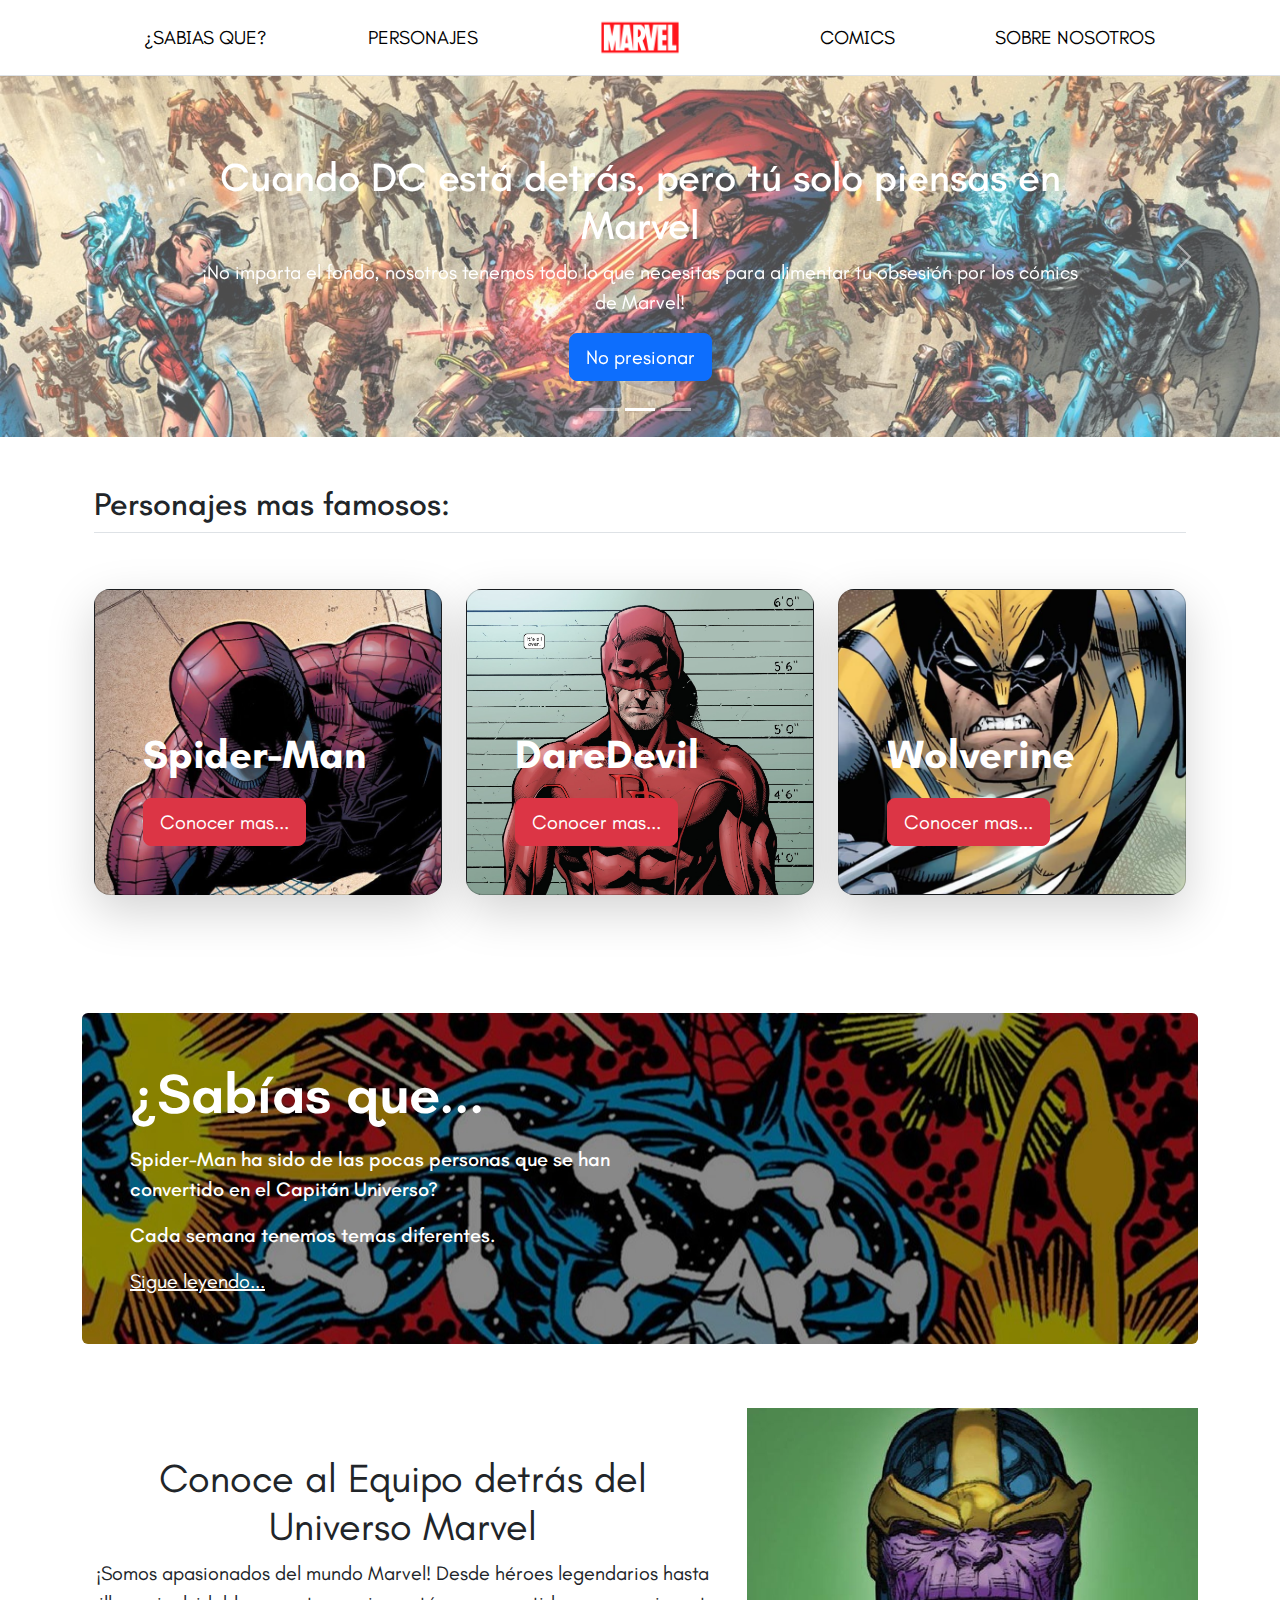
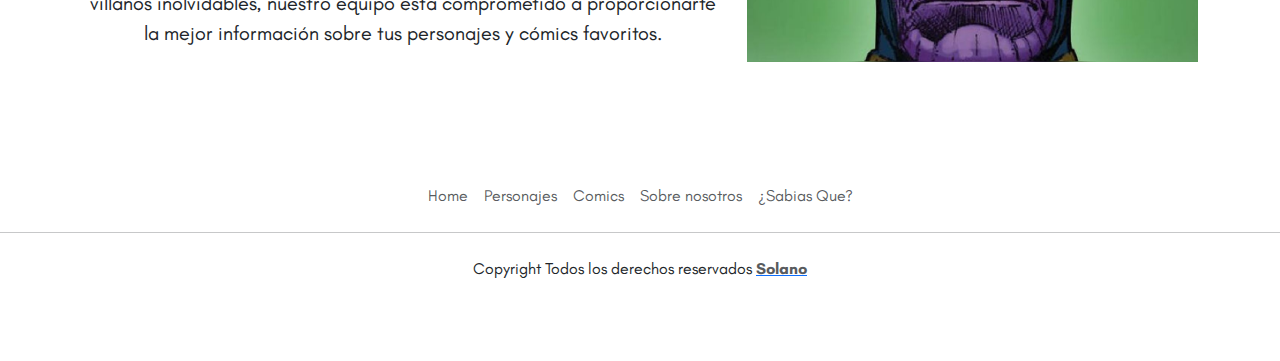
<file: index.html>
<!DOCTYPE html>
<html lang="en" data-bs-theme="light">
<head>
  <meta charset="utf-8">
  <meta name="viewport" content="width=device-width, initial-scale=1">
  <title>WikiMarvel</title>
  <link rel="icon" type="image/png" href="img/icomarvel.png">
  <link rel="stylesheet" href="styles.css">
  <link rel="preconnect" href="https://fonts.googleapis.com">
  <link rel="preconnect" href="https://fonts.gstatic.com" crossorigin>
  <link href="https://fonts.googleapis.com/css2?family=Teachers:ital,wght@0,400..800;1,400..800&display=swap" rel="stylesheet">
  <link rel="stylesheet" href="https://cdnjs.cloudflare.com/ajax/libs/font-awesome/6.5.2/css/all.min.css" integrity="sha512-SnH5WK+bZxgPHs44uWIX+LLJAJ9/2PkPKZ5QiAj6Ta86w+fsb2TkcmfRyVX3pBnMFcV7oQPJkl9QevSCWr3W6A==" crossorigin="anonymous" referrerpolicy="no-referrer" />
  <link href="https://cdn.jsdelivr.net/npm/bootstrap@5.3.3/dist/css/bootstrap.min.css" rel="stylesheet" integrity="sha384-QWTKZyjpPEjISv5WaRU9OFeRpok6YctnYmDr5pNlyT2bRjXh0JMhjY6hW+ALEwIH" crossorigin="anonymous">
</head>
<body>
  <header class="border-bottom lh-1 py-3 sticky-top bg-white">
    <div class="">
        <div class="row justify-content-center align-items-center">
            <div class="col-md-2 text-md-center"> 
                <a class="links" href="sabias.html">¿SABIAS QUE?</a>
            </div>
            <div class="col-md-2 text-md-center"> 
                <a class="links" href="personajes.html">PERSONAJES</a>
            </div>
            <div class="col-md-2 text-center img-marvel"> 
              <a href="index.html"><img src="img/logo.png" width="40%"></a>
          </div>
            <div class="col-md-2 text-md-center"> 
              <a class="links" href="comics.html">COMICS</a>
          </div>
          <div class="col-md-2 text-md-center"> 
            <a class="links" href="nosotros.html">SOBRE NOSOTROS</a>
        </div>
        </div>
    </div>
</header>

<div id="myCarousel" class="carousel slide mb-6" data-bs-ride="carousel" bis_skin_checked="1">
  <div class="carousel-indicators" bis_skin_checked="1">
    <button type="button" data-bs-target="#myCarousel" data-bs-slide-to="0" class="" aria-label="Slide 1"></button>
    <button type="button" data-bs-target="#myCarousel" data-bs-slide-to="1" aria-label="Slide 2" class="active" aria-current="true"></button>
    <button type="button" data-bs-target="#myCarousel" data-bs-slide-to="2" aria-label="Slide 3" class=""></button>
  </div>
  <div class="carousel-inner" bis_skin_checked="1">
    <div class="carousel-item" bis_skin_checked="1">
      <img src="img/mb_PLP_Marvel_20220404_2x.webp" class="bd-placeholder-img" height="auto"  width="100%"aria-hidden="true" preserveAspectRatio="xMidYMid slice" focusable="false" alt="Descripción de tu imagen">

      <div class="container" bis_skin_checked="1">
        <div class="carousel-caption text-start" bis_skin_checked="1">
          <h1>¡Explora el Universo Marvel!</h1>
          <p class="fs-5">Sumérgete en las páginas de aventura, poder y emoción que solo los cómics de Marvel pueden ofrecerte.</p>
          <p><a class="btn btn-lg btn-danger" href="comics.html">Ir a comics</a></p>
        </div>
      </div>
    </div>
    <div class="carousel-item active" bis_skin_checked="1">
      <img src="img/banner3.jpg" class="bd-placeholder-img" height="auto" width="100%"aria-hidden="true" preserveAspectRatio="xMidYMid slice" focusable="false" alt="Descripción de tu imagen" style="opacity: 0.7;">
      <div class="container" bis_skin_checked="1">
        <div class="carousel-caption" bis_skin_checked="1">
          <h1 class="text-white">Cuando DC está detrás, pero tú solo piensas en Marvel</h1>
          <p class="text-white fs-5">¡No importa el fondo, nosotros tenemos todo lo que necesitas para alimentar tu obsesión por los cómics de Marvel!</p>
          <p><a class="btn btn-lg btn-primary" href="https://github.com/thatfiredev/dc-villains-api">No presionar</a></p>
        </div>
      </div>
    </div>
    <div class="carousel-item" bis_skin_checked="1">
      <img src="img/banner2.jpg" class="bd-placeholder-img" height="auto" width="100%"aria-hidden="true" preserveAspectRatio="xMidYMid slice" focusable="false" alt="Descripción de tu imagen">
      <div class="container" bis_skin_checked="1">
        <div class="carousel-caption text-end" bis_skin_checked="1">
          <h1>¡Únete al Universo Marvel!</h1>
          <p class="fs-5">Descubre el mundo de los héroes más icónicos, los villanos más temibles y las historias más épicas.</p>
          <p><a class="btn btn-lg btn-danger" href="personajes.html">Ir a personajes</a></p>
        </div>
      </div>
    </div>
  </div>
  <button class="carousel-control-prev" type="button" data-bs-target="#myCarousel" data-bs-slide="prev">
    <span class="carousel-control-prev-icon" aria-hidden="true"></span>
    <span class="visually-hidden">Previous</span>
  </button>
  <button class="carousel-control-next" type="button" data-bs-target="#myCarousel" data-bs-slide="next">
    <span class="carousel-control-next-icon" aria-hidden="true"></span>
    <span class="visually-hidden">Next</span>
  </button>
</div>

  <div class="container px-4 py-5" id="custom-cards" bis_skin_checked="1">
    <h2 class="pb-2 border-bottom">Personajes mas famosos:</h2>
    <div class="row row-cols-1 row-cols-lg-3 align-items-stretch g-4 py-5" bis_skin_checked="1">
      <div class="col" bis_skin_checked="1">
        <div class="card card-cover h-100 overflow-hidden text-bg-dark rounded-4 shadow-lg" style="background-image: url('img/spider-man.jpg'); background-size: cover; background-repeat: no-repeat;" bis_skin_checked="1">
          <div class="d-flex flex-column h-100 p-5 pb-3 text-white text-shadow-1" bis_skin_checked="1">
            <h3 class="pt-5 mt-5 mb-4 display-6 lh-1 fw-bold">Spider-Man</h3>
            <ul class="d-flex list-unstyled mt-auto">
              <li class="me-auto">
                <p><a class="btn btn-lg btn-danger" href="http://marvel.com/comics/characters/1009610/spider-man_peter_parker?utm_campaign=apiRef&utm_source=ca1c2b6e8c6bf691ac82e03e1bf9574d">Conocer mas...</a></p>
              </li>
            </ul>
          </div>
        </div>
      </div>
      <div class="col" bis_skin_checked="1">
        <div class="card card-cover h-100 overflow-hidden text-bg-dark rounded-4 shadow-lg" style="background-image: url('img/daredevil.jpg'); background-size: cover; background-repeat: no-repeat;" bis_skin_checked="1">
          <div class="d-flex flex-column h-100 p-5 pb-3 text-white text-shadow-1" bis_skin_checked="1">
            <h3 class="pt-5 mt-5 mb-4 display-6 lh-1 fw-bold">DareDevil</h3>
            <ul class="d-flex list-unstyled mt-auto">
              <li class="me-auto">
                <p><a class="btn btn-lg btn-danger" href="http://marvel.com/comics/characters/1009262/daredevil?utm_campaign=apiRef&utm_source=ca1c2b6e8c6bf691ac82e03e1bf9574d">Conocer mas...</a></p>
              </li>
            </ul>
          </div>
        </div>
      </div>
      <div class="col" bis_skin_checked="1">
        <div class="card card-cover h-100 overflow-hidden text-bg-dark rounded-4 shadow-lg" style="background-image: url('img/wolverine.jpg'); background-size: cover; background-repeat: no-repeat; background-position: center;" bis_skin_checked="1">
          <div class="d-flex flex-column h-100 p-5 pb-3 text-shadow-1" bis_skin_checked="1">
            <h3 class="pt-5 mt-5 mb-4 display-6 lh-1 fw-bold">Wolverine</h3>
            <ul class="d-flex list-unstyled mt-auto">
              <li class="me-auto">
                <p><a class="btn btn-lg btn-danger" href="http://marvel.com/comics/characters/1009718/wolverine?utm_campaign=apiRef&utm_source=ca1c2b6e8c6bf691ac82e03e1bf9574d">Conocer mas...</a></p>
              </li>
            </ul>
          </div>
        </div>
      </div>
    </div>
  </div>
  <div class="container-xl">
    <div class="p-4 p-md-5 mb-4 rounded text-body-emphasis bg-body-secondary" bis_skin_checked="1" style="margin-top: 2%; background-image: url(img/capitan-universo.jpg); background-position: center; background-repeat: no-repeat; ">
      <div class="col-lg-6 px-0" bis_skin_checked="1" style="font-family: 'Comic Sans MS', cursive; font-size: 30 px; font-weight: bold; color: white;">
        <h1 class="display-4 fw-semibold">¿Sabías que...</h1>
        <p class="lead my-3 fw-medium">Spider-Man ha sido de las pocas personas que se han convertido en el Capitán Universo?</p>
        <p class="lead my-3 fw-medium">Cada semana tenemos temas diferentes.</p>
        <p class="lead mb-0"><a href="#" style=" color: white;">Sigue leyendo...</a></p>
      </div>
    </div>  
  </div>
  <div class = "container-xl" style="text-align: center; margin-top: 5%; margin-bottom: 5%;">
    <div class="row featurette" bis_skin_checked="1">
      <div class="col-md-7" bis_skin_checked="1" style="text-align: center; margin-top: 4%" >
        <h2 class="featurette-heading fw-normal fs-1">Conoce al Equipo detrás del Universo Marvel</h2>
        <p class="lead">¡Somos apasionados del mundo Marvel! Desde héroes legendarios hasta villanos inolvidables, nuestro equipo está comprometido a proporcionarte la mejor información sobre tus personajes y cómics favoritos.</p>
      </div>
      <div class="col-md-5" bis_skin_checked="1">
      <img src="img/thanos.jpg" width="100%">
      </div>
    </div>
  </div>
  <footer class = "bg text-dark pt-5 pb-4" style="margin-top: 5%;">
      <ul class="nav justify-content-center mb-1">
        <li class="nav-item"><a href="#" class="nav-link px-2 text-body-secondary">Home</a></li>
        <li class="nav-item"><a href="personajes.html" class="nav-link px-2 text-body-secondary">Personajes</a></li>
        <li class="nav-item"><a href="comics.html" class="nav-link px-2 text-body-secondary">Comics</a></li>
        <li class="nav-item"><a href="nosotros.html" class="nav-link px-2 text-body-secondary">Sobre nosotros</a></li>
        <li class="nav-item"><a href="sabias.html" class="nav-link px-2 text-body-secondary">¿Sabias Que?</a></li>
      </ul>

        <hr class = "mb-4">

        <div class = "text-center mb-2">

          <p>Copyright Todos los derechos reservados
            <a href="#">
              <strong class = "text-body-secondary">Solano</strong>
            </a>
          </p>
        </div>
        <div class = "text-center">
          <ul class = "list-unstyled lis-inline">
            <li class = "list-inline-item">
              <a href="https://www.facebook.com/luisfrancisco.solanobennett?locale=es_LA" class = "text-dark"> <i class = "fab fa-facebook-f"></i> </a>
            </li>
            <li class = "list-inline-item">
              <a href="https://twitter.com/Luisillo0w0" class = "text-dark"> <i class = "fab fa-twitter"></i> </a>
            </li>
            <li class = "list-inline-item">
              <a href="https://www.google.com/search?client=opera-gx&q=luis+francisco+solano+bennet&sourceid=opera&ie=UTF-8&oe=UTF-8" class = "text-dark"> <i class = "fab fa-google"></i> </a>
            </li>
            <li class = "list-inline-item">
              <a href="https://www.instagram.com/luisf.s.b/" class = "text-dark"> <i class = "fab fa-instagram"></i> </a>
            </li>
            <li class = "list-inline-item">
              <a href="https://www.linkedin.com/in/luis-mario-torres-moreno-6676a21b3/" class = "text-dark"> <i class = "fab fa-linkedin"></i> </a>
            </li>
          </ul>
        </div>
      </div>
    </div>
  </footer>
  </div>
  <script src="https://cdn.jsdelivr.net/npm/bootstrap@5.3.3/dist/js/bootstrap.bundle.min.js" integrity="sha384-YvpcrYf0tY3lHB60NNkmXc5s9fDVZLESaAA55NDzOxhy9GkcIdslK1eN7N6jIeHz" crossorigin="anonymous"></script>
</body>
</html>
</file>
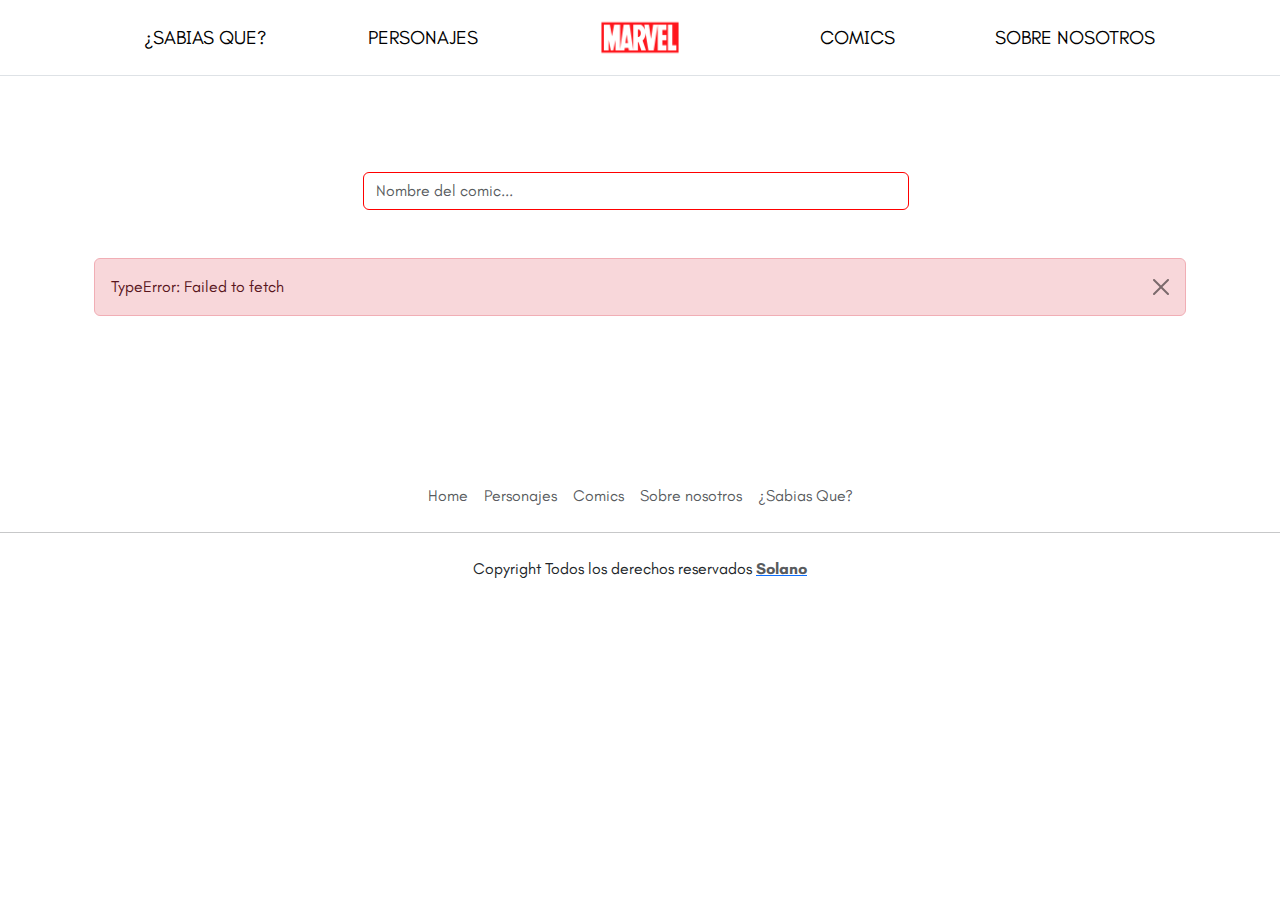
<file: comics.html>
<!doctype html>
<html lang="en" data-bs-theme="light">
  <head>
    <meta charset="utf-8">
    <meta name="viewport" content="width=device-width, initial-scale=1">
    <title>Comics</title>
    <link rel="icon" type="image/png" href="img/icomarvel.png">
    <link rel="stylesheet" href="styles.css">
    <link rel="preconnect" href="https://fonts.googleapis.com">
  <link rel="preconnect" href="https://fonts.gstatic.com" crossorigin>
  <link href="https://fonts.googleapis.com/css2?family=Teachers:ital,wght@0,400..800;1,400..800&display=swap" rel="stylesheet">
    <link href="https://cdn.jsdelivr.net/npm/bootstrap@5.3.3/dist/css/bootstrap.min.css" rel="stylesheet" integrity="sha384-QWTKZyjpPEjISv5WaRU9OFeRpok6YctnYmDr5pNlyT2bRjXh0JMhjY6hW+ALEwIH" crossorigin="anonymous">
  </head>
  <body>
    <header class="border-bottom lh-1 py-3 sticky-top bg-white">
      <div class="">
          <div class="row justify-content-center align-items-center">
              <div class="col-md-2 text-md-center"> 
                  <a class="links" href="sabias.html">¿SABIAS QUE?</a>
              </div>
              <div class="col-md-2 text-md-center"> 
                  <a class="links" href="personajes.html">PERSONAJES</a>
              </div>
              <div class="col-md-2 text-center img-marvel"> 
                <a href="index.html"><img src="img/logo.png" width="40%"></a>
            </div>
              <div class="col-md-2 text-md-center"> 
                <a class="links" href="comics.html">COMICS</a>
            </div>
            <div class="col-md-2 text-md-center"> 
              <a class="links" href="nosotros.html">SOBRE NOSOTROS</a>
          </div>
          </div>
      </div>
  </header>

    <div class="container px-4 py-5">   
        <div>
          <form class="d-flex flex-column mt-5 mb-5 align-items-center" role="search">
            <input class="form-control me-2 red-border" type="search" placeholder="Nombre del comic..." aria-label="Search" id="floatingInput">
        </form>
        
        </div>

        <div id="liveAlertPlaceholder" class="alertaFixed"></div>  <!-- Alerta para el usuario y errores-->
        <div class = "container">
          <div class = "row g-3" id="contComic">
            <div class = "col-md-4 col-6">
              <div class="card" aria-hidden="true">
                <div class="card-body">
                  <h5 class="card-title placeholder-glow">
                    <span class="placeholder col-6"></span>
                  </h5>
                  <p class="card-text placeholder-glow">
                    <span class="placeholder col-7"></span>
                    <span class="placeholder col-4"></span>
                    <span class="placeholder col-4"></span>
                    <span class="placeholder col-6"></span>
                    <span class="placeholder col-8"></span>
                  </p>
                </div>
              </div>
            </div>
            <div class = "col-md-4 col-6">
              <div class="card" aria-hidden="true">
                <div class="card-body">
                  <h5 class="card-title placeholder-glow">
                    <span class="placeholder col-6"></span>
                  </h5>
                  <p class="card-text placeholder-glow">
                    <span class="placeholder col-7"></span>
                    <span class="placeholder col-4"></span>
                    <span class="placeholder col-4"></span>
                    <span class="placeholder col-6"></span>
                    <span class="placeholder col-8"></span>
                  </p>
                </div>
              </div>
            </div>
            <div class = "col-md-4 col-6">
              <div class="card" aria-hidden="true">
                <div class="card-body">
                  <h5 class="card-title placeholder-glow">
                    <span class="placeholder col-6"></span>
                  </h5>
                  <p class="card-text placeholder-glow">
                    <span class="placeholder col-7"></span>
                    <span class="placeholder col-4"></span>
                    <span class="placeholder col-4"></span>
                    <span class="placeholder col-6"></span>
                    <span class="placeholder col-8"></span>
                  </p>
                </div>
              </div>
            </div>
            <div class = "col-md-4 col-6">
              <div class="card" aria-hidden="true">
                <div class="card-body">
                  <h5 class="card-title placeholder-glow">
                    <span class="placeholder col-6"></span>
                  </h5>
                  <p class="card-text placeholder-glow">
                    <span class="placeholder col-7"></span>
                    <span class="placeholder col-4"></span>
                    <span class="placeholder col-4"></span>
                    <span class="placeholder col-6"></span>
                    <span class="placeholder col-8"></span>
                  </p>
                </div>
              </div>
            </div>
            <div class = "col-md-4 col-6">
              <div class="card" aria-hidden="true">
                <div class="card-body">
                  <h5 class="card-title placeholder-glow">
                    <span class="placeholder col-6"></span>
                  </h5>
                  <p class="card-text placeholder-glow">
                    <span class="placeholder col-7"></span>
                    <span class="placeholder col-4"></span>
                    <span class="placeholder col-4"></span>
                    <span class="placeholder col-6"></span>
                    <span class="placeholder col-8"></span>
                  </p>
                </div>
              </div>
            </div>
            <div class = "col-md-4 col-6">
              <div class="card" aria-hidden="true">
                <div class="card-body">
                  <h5 class="card-title placeholder-glow">
                    <span class="placeholder col-6"></span>
                  </h5>
                  <p class="card-text placeholder-glow">
                    <span class="placeholder col-7"></span>
                    <span class="placeholder col-4"></span>
                    <span class="placeholder col-4"></span>
                    <span class="placeholder col-6"></span>
                    <span class="placeholder col-8"></span>
                  </p>
                </div>
              </div>
            </div>
          </div>
        </div>
        </div>
    </div>
    <footer class = "bg text-dark pt-5 pb-4" style="margin-top: 5%;">
      <ul class="nav justify-content-center mb-1">
        <li class="nav-item"><a href="#" class="nav-link px-2 text-body-secondary">Home</a></li>
        <li class="nav-item"><a href="personajes.html" class="nav-link px-2 text-body-secondary">Personajes</a></li>
        <li class="nav-item"><a href="comics.html" class="nav-link px-2 text-body-secondary">Comics</a></li>
        <li class="nav-item"><a href="nosotros.html" class="nav-link px-2 text-body-secondary">Sobre nosotros</a></li>
        <li class="nav-item"><a href="sabias.html" class="nav-link px-2 text-body-secondary">¿Sabias Que?</a></li>
      </ul>
        <hr class = "mb-4">
        <div class = "text-center mb-2">
          <p>Copyright Todos los derechos reservados
            <a href="#">
              <strong class = "text-body-secondary">Solano</strong>
            </a>
          </p>
        </div>
        <div class = "text-center">
          <ul class = "list-unstyled lis-inline">
            <li class = "list-inline-item">
              <a href="https://www.facebook.com/luisfrancisco.solanobennett?locale=es_LA" class = "text-dark"> <i class = "fab fa-facebook-f"></i> </a>
            </li>
            <li class = "list-inline-item">
              <a href="https://twitter.com/Luisillo0w0" class = "text-dark"> <i class = "fab fa-twitter"></i> </a>
            </li>
            <li class = "list-inline-item">
              <a href="https://www.google.com/search?client=opera-gx&q=luis+francisco+solano+bennet&sourceid=opera&ie=UTF-8&oe=UTF-8" class = "text-dark"> <i class = "fab fa-google"></i> </a>
            </li>
            <li class = "list-inline-item">
              <a href="https://www.instagram.com/luisf.s.b/" class = "text-dark"> <i class = "fab fa-instagram"></i> </a>
            </li>
            <li class = "list-inline-item">
              <a href="https://www.linkedin.com/in/luis-mario-torres-moreno-6676a21b3/" class = "text-dark"> <i class = "fab fa-linkedin"></i> </a>
            </li>
          </ul>
        </div>
      </div>
    </div>
  </footer>
    <script src="scripts/scriptComic.js"></script>
    <script src="https://cdn.jsdelivr.net/npm/bootstrap@5.3.3/dist/js/bootstrap.bundle.min.js" integrity="sha384-YvpcrYf0tY3lHB60NNkmXc5s9fDVZLESaAA55NDzOxhy9GkcIdslK1eN7N6jIeHz" crossorigin="anonymous"></script>
  </body>
</html>
</file>
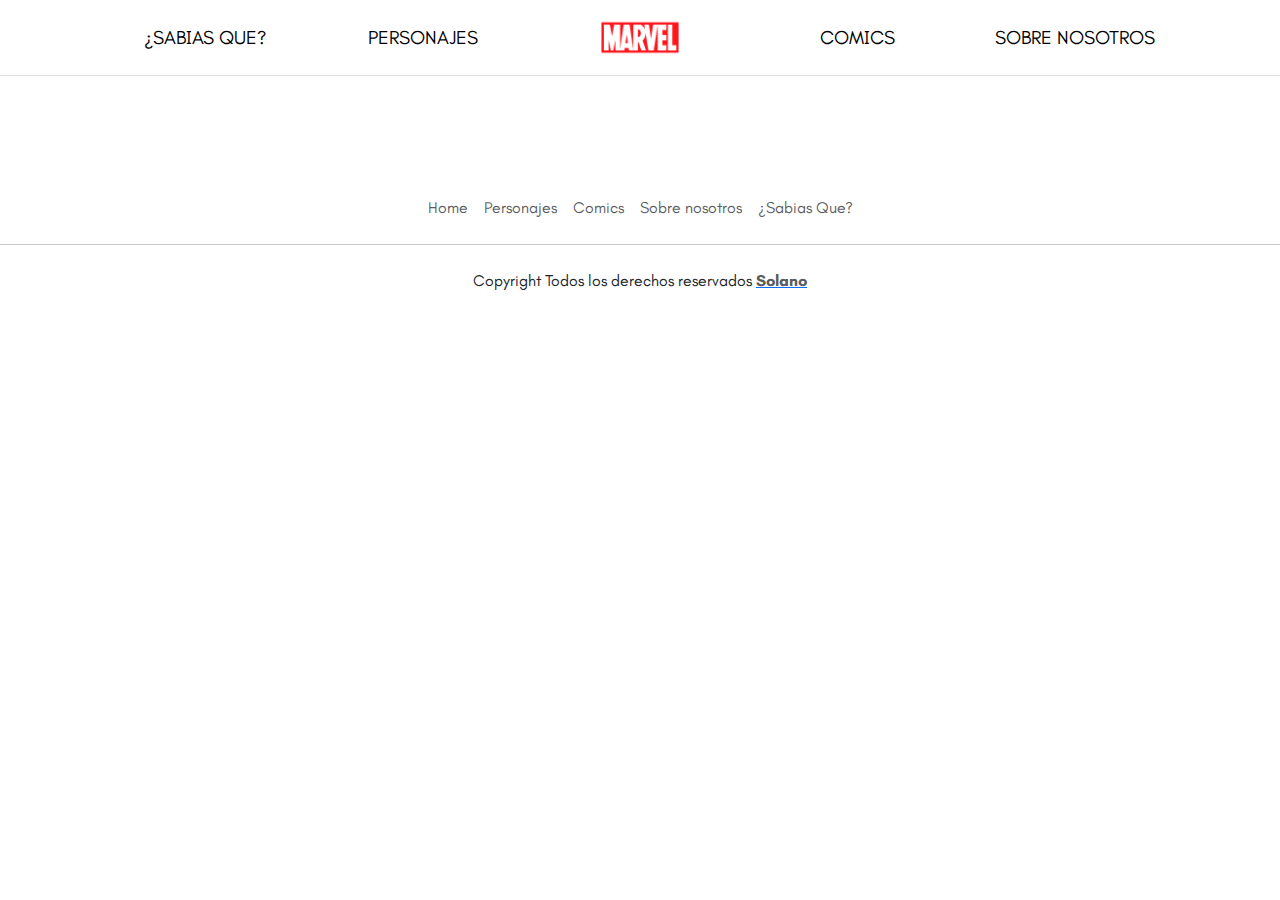
<file: Desc.html>
<!DOCTYPE html>
<html lang="en">
<head>
    <meta charset="UTF-8">
    <meta name="viewport" content="width=device-width, initial-scale=1.0">
    <title>Descripcion del personaje</title>
    <link rel="icon" type="image/png" href="img/icomarvel.png">
    <link rel="stylesheet" href="styles.css">
  <link rel="preconnect" href="https://fonts.googleapis.com">
  <link rel="preconnect" href="https://fonts.gstatic.com" crossorigin>
  <link href="https://fonts.googleapis.com/css2?family=Teachers:ital,wght@0,400..800;1,400..800&display=swap" rel="stylesheet">
  <link rel="stylesheet" href="https://cdnjs.cloudflare.com/ajax/libs/font-awesome/6.5.2/css/all.min.css" integrity="sha512-SnH5WK+bZxgPHs44uWIX+LLJAJ9/2PkPKZ5QiAj6Ta86w+fsb2TkcmfRyVX3pBnMFcV7oQPJkl9QevSCWr3W6A==" crossorigin="anonymous" referrerpolicy="no-referrer" />
  <link href="https://cdn.jsdelivr.net/npm/bootstrap@5.3.3/dist/css/bootstrap.min.css" rel="stylesheet" integrity="sha384-QWTKZyjpPEjISv5WaRU9OFeRpok6YctnYmDr5pNlyT2bRjXh0JMhjY6hW+ALEwIH" crossorigin="anonymous">
</head>
<body>
    <header class="border-bottom lh-1 py-3 sticky-top bg-white">
        <div class="">
          <div class="row justify-content-center align-items-center">
            <div class="col-md-2 text-md-center"> 
              <a class="links" href="sabias.html">¿SABIAS QUE?</a>
            </div>
            <div class="col-md-2 text-md-center"> 
              <a class="links" href="personajes.html">PERSONAJES</a>
            </div>
            <div class="col-md-2 text-center img-marvel"> 
              <a href="index.html"><img src="img/logo.png" width="40%"></a>
            </div>
            <div class="col-md-2 text-md-center"> 
              <a class="links" href="comics.html">COMICS</a>
            </div>
            <div class="col-md-2 text-md-center"> 
              <a class="links" href="nosotros.html">SOBRE NOSOTROS</a>
            </div>
          </div>
        </div>
      </header>

      <div id="contDesc"></div>

      <footer class = "bg text-dark pt-5 pb-4" style="margin-top: 5%;">
        <ul class="nav justify-content-center mb-1">
          <li class="nav-item"><a href="#" class="nav-link px-2 text-body-secondary">Home</a></li>
          <li class="nav-item"><a href="personajes.html" class="nav-link px-2 text-body-secondary">Personajes</a></li>
          <li class="nav-item"><a href="comics.html" class="nav-link px-2 text-body-secondary">Comics</a></li>
          <li class="nav-item"><a href="nosotros.html" class="nav-link px-2 text-body-secondary">Sobre nosotros</a></li>
          <li class="nav-item"><a href="sabias.html" class="nav-link px-2 text-body-secondary">¿Sabias Que?</a></li>
        </ul>
          <hr class = "mb-4">
          <div class = "text-center mb-2">
            <p>Copyright Todos los derechos reservados
              <a href="#">
                <strong class = "text-body-secondary">Solano</strong>
              </a>
            </p>
          </div>
          <div class = "text-center">
            <ul class = "list-unstyled lis-inline">
              <li class = "list-inline-item">
                <a href="https://www.facebook.com/luisfrancisco.solanobennett?locale=es_LA" class = "text-dark"> <i class = "fab fa-facebook-f"></i> </a>
              </li>
              <li class = "list-inline-item">
                <a href="https://twitter.com/Luisillo0w0" class = "text-dark"> <i class = "fab fa-twitter"></i> </a>
              </li>
              <li class = "list-inline-item">
                <a href="https://www.google.com/search?client=opera-gx&q=luis+francisco+solano+bennet&sourceid=opera&ie=UTF-8&oe=UTF-8" class = "text-dark"> <i class = "fab fa-google"></i> </a>
              </li>
              <li class = "list-inline-item">
                <a href="https://www.instagram.com/luisf.s.b/" class = "text-dark"> <i class = "fab fa-instagram"></i> </a>
              </li>
              <li class = "list-inline-item">
                <a href="https://www.linkedin.com/in/luis-mario-torres-moreno-6676a21b3/" class = "text-dark"> <i class = "fab fa-linkedin"></i> </a>
              </li>
            </ul>
          </div>
        </div>
      </div>
    </footer>
    <script src="scripts/scriptDesc.js"></script>
    <script src="https://cdn.jsdelivr.net/npm/bootstrap@5.3.3/dist/js/bootstrap.bundle.min.js" integrity="sha384-YvpcrYf0tY3lHB60NNkmXc5s9fDVZLESaAA55NDzOxhy9GkcIdslK1eN7N6jIeHz" crossorigin="anonymous"></script>
</body>
</html>
</file>
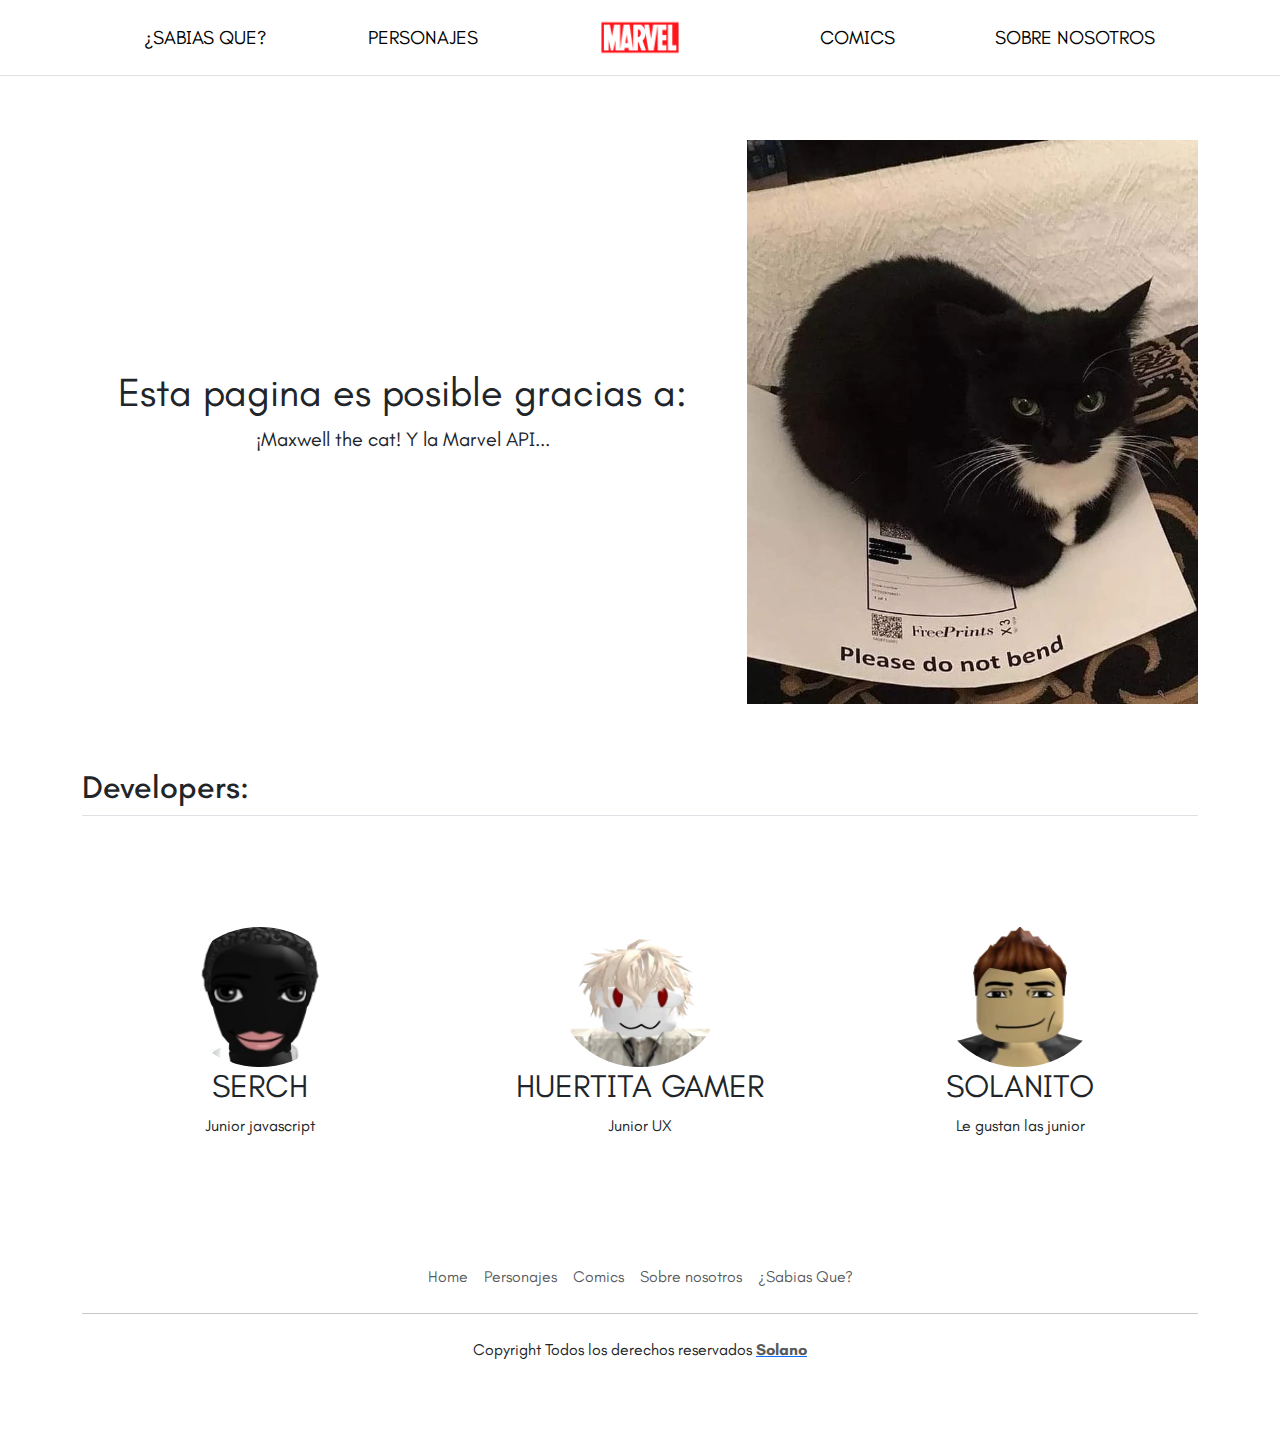
<file: nosotros.html>
<!DOCTYPE html>
<html lang="en">
<head>
    <meta charset="UTF-8">
    <meta name="viewport" content="width=device-width, initial-scale=1.0">
    <title>Sobre Nosotros</title>
    <link rel="icon" type="image/png" href="img/icomarvel.png">
    <link rel="stylesheet" href="styles.css">
    <link rel="preconnect" href="https://fonts.googleapis.com">
    <link rel="preconnect" href="https://fonts.gstatic.com" crossorigin>
    <link href="https://fonts.googleapis.com/css2?family=Teachers:ital,wght@0,400..800;1,400..800&display=swap" rel="stylesheet">
    <link href="https://cdn.jsdelivr.net/npm/bootstrap@5.3.3/dist/css/bootstrap.min.css" rel="stylesheet" integrity="sha384-QWTKZyjpPEjISv5WaRU9OFeRpok6YctnYmDr5pNlyT2bRjXh0JMhjY6hW+ALEwIH" crossorigin="anonymous">
</head>
  <body>
    <header class="border-bottom lh-1 py-3 sticky-top bg-white">
      <div class="">
        <div class="row justify-content-center align-items-center">
          <div class="col-md-2 text-md-center"> 
            <a class="links" href="sabias.html">¿SABIAS QUE?</a>
          </div>
          <div class="col-md-2 text-md-center"> 
            <a class="links" href="personajes.html">PERSONAJES</a>
          </div>
          <div class="col-md-2 text-center img-marvel"> 
            <a href="index.html"><img src="img/logo.png" width="40%"></a>
          </div>
          <div class="col-md-2 text-md-center"> 
            <a class="links" href="comics.html">COMICS</a>
          </div>
          <div class="col-md-2 text-md-center"> 
            <a class="links" href="nosotros.html">SOBRE NOSOTROS</a>
          </div>
        </div>
      </div>
    </header>
<div class = "container-xl" style="text-align: center; margin-top: 5%; margin-bottom: 5%;">
    <div class="row featurette" bis_skin_checked="1">
      <div class="col-md-7" bis_skin_checked="1" style="text-align: center; margin-top: 20%" >
        <h2 class="featurette-heading fw-normal fs-1">Esta pagina es posible gracias a: </h2>
        <p class="lead">¡Maxwell the cat! Y la Marvel API...</p>
      </div>
      <div class="col-md-5" bis_skin_checked="1">
      <img src="img/i.png" width="100%">
      </div>
    </div>
  </div>
    <div class="container marketing">
        <h2 class="pb-2 border-bottom">Developers:</h2>
          <div class= "bis_skin_checked=1">
          <div class="row" style=" justify-content: center; text-align: center; margin-top: 10%;">
            <div class="col-lg-4">
              <img class="bd-placeholder-img rounded-circle" width="45%" height="140"  src="img/SERCH.png" width="100%">
              <h2 class="fw-normal">SERCH</h2>
              <p>Junior javascript</p>
            </div>
            <div class="col-lg-4">
              <img class="bd-placeholder-img rounded-circle" width="45%" height="140"  src="img/orlando.png" width="100%">
              <h2 class="fw-normal">HUERTITA GAMER</h2>
              <p>Junior UX</p>
           
            </div>
            <div class="col-lg-4">
              <img class="bd-placeholder-img rounded-circle" width="45%" height="140"  src="img/solano.png" width="100%">
              <h2 class="fw-normal">SOLANITO</h2>
              <p>Le gustan las junior</p>
            </div>
          </div>
        </div>
        <footer class = "bg text-dark pt-5 pb-4" style="margin-top: 5%;">
            <ul class="nav justify-content-center mb-1">
              <li class="nav-item"><a href="#" class="nav-link px-2 text-body-secondary">Home</a></li>
              <li class="nav-item"><a href="personajes.html" class="nav-link px-2 text-body-secondary">Personajes</a></li>
              <li class="nav-item"><a href="comics.html" class="nav-link px-2 text-body-secondary">Comics</a></li>
              <li class="nav-item"><a href="nosotros.html" class="nav-link px-2 text-body-secondary">Sobre nosotros</a></li>
              <li class="nav-item"><a href="sabias.html" class="nav-link px-2 text-body-secondary">¿Sabias Que?</a></li>
            </ul>
      
              <hr class = "mb-4">
      
              <div class = "text-center mb-2">
      
                <p>Copyright Todos los derechos reservados
                  <a href="#">
                    <strong class = "text-body-secondary">Solano</strong>
                  </a>
                </p>
              </div>
              <div class = "text-center">
                <ul class = "list-unstyled lis-inline">
                  <li class = "list-inline-item">
                    <a href="https://www.facebook.com/luisfrancisco.solanobennett?locale=es_LA" class = "text-dark"> <i class = "fab fa-facebook-f"></i> </a>
                  </li>
                  <li class = "list-inline-item">
                    <a href="https://twitter.com/Luisillo0w0" class = "text-dark"> <i class = "fab fa-twitter"></i> </a>
                  </li>
                  <li class = "list-inline-item">
                    <a href="https://www.google.com/search?client=opera-gx&q=luis+francisco+solano+bennet&sourceid=opera&ie=UTF-8&oe=UTF-8" class = "text-dark"> <i class = "fab fa-google"></i> </a>
                  </li>
                  <li class = "list-inline-item">
                    <a href="https://www.instagram.com/luisf.s.b/" class = "text-dark"> <i class = "fab fa-instagram"></i> </a>
                  </li>
                  <li class = "list-inline-item">
                    <a href="https://www.linkedin.com/in/luis-mario-torres-moreno-6676a21b3/" class = "text-dark"> <i class = "fab fa-linkedin"></i> </a>
                  </li>
                </ul>
              </div>
            </div>
          </div>
        </footer>
    <script src="https://cdn.jsdelivr.net/npm/bootstrap@5.3.3/dist/js/bootstrap.bundle.min.js" integrity="sha384-YvpcrYf0tY3lHB60NNkmXc5s9fDVZLESaAA55NDzOxhy9GkcIdslK1eN7N6jIeHz" crossorigin="anonymous"></script>
  </body>
</html>
</file>
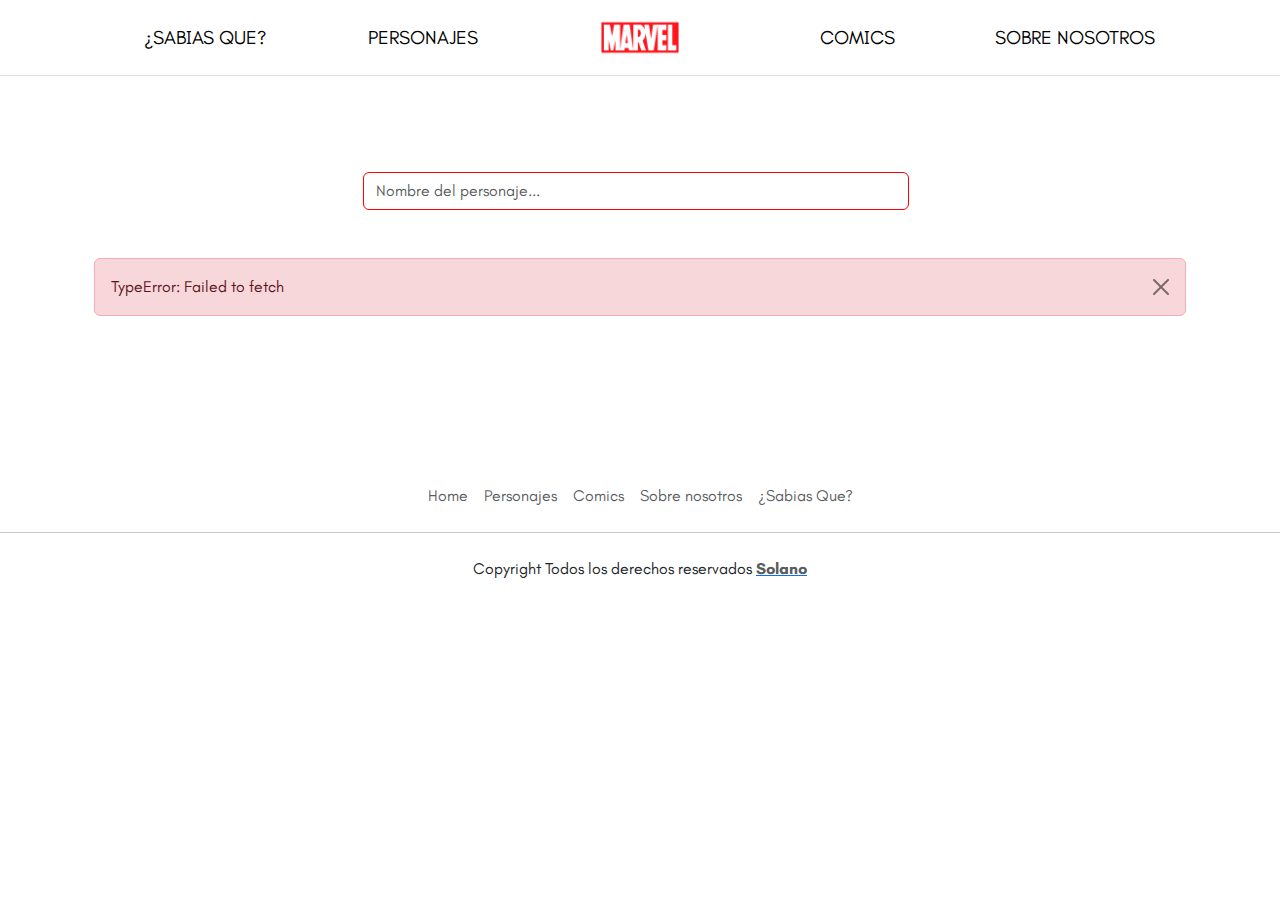
<file: personajes.html>
<!doctype html>
<html lang="en" data-bs-theme="light">
  <head>
    <meta charset="utf-8">
    <meta name="viewport" content="width=device-width, initial-scale=1">
    <title>Personajes</title>
    <link rel="icon" type="image/png" href="img/icomarvel.png">
    <link rel="stylesheet" href="styles.css">
    <link rel="preconnect" href="https://fonts.googleapis.com">
  <link rel="preconnect" href="https://fonts.gstatic.com" crossorigin>
  <link href="https://fonts.googleapis.com/css2?family=Teachers:ital,wght@0,400..800;1,400..800&display=swap" rel="stylesheet">
    <link href="https://cdn.jsdelivr.net/npm/bootstrap@5.3.3/dist/css/bootstrap.min.css" rel="stylesheet" integrity="sha384-QWTKZyjpPEjISv5WaRU9OFeRpok6YctnYmDr5pNlyT2bRjXh0JMhjY6hW+ALEwIH" crossorigin="anonymous">
  </head>
  <body>
    <header class="border-bottom lh-1 py-3 sticky-top bg-white">
      <div class="">
          <div class="row justify-content-center align-items-center">
              <div class="col-md-2 text-md-center"> 
                  <a class="links" href="sabias.html">¿SABIAS QUE?</a>
              </div>
              <div class="col-md-2 text-md-center"> 
                  <a class="links" href="personajes.html">PERSONAJES</a>
              </div>
              <div class="col-md-2 text-center img-marvel"> 
                <a href="index.html"><img src="img/logo.png" width="40%"></a>
            </div>
              <div class="col-md-2 text-md-center"> 
                <a class="links" href="comics.html">COMICS</a>
            </div>
            <div class="col-md-2 text-md-center"> 
              <a class="links" href="nosotros.html">SOBRE NOSOTROS</a>
          </div>
          </div>
      </div>
  </header>

    <div class="container px-4 py-5">   
        <div>
          <form class="d-flex flex-column mt-5 mb-5 align-items-center" role="search">
            <input class="form-control me-2 red-border" type="search" placeholder="Nombre del personaje..." aria-label="Search" id="floatingInput">
        </form>
        </div>
        <div id="liveAlertPlaceholder" class="alertaFixed"></div>  <!-- Alerta para el usuario y errores-->
        <div class = "container">
          <div class = "row g-3" id="contPersonajes">
            <div class = "col-md-4 col-6">
              <div class="card" aria-hidden="true">
                <div class="card-body">
                  <h5 class="card-title placeholder-glow">
                    <span class="placeholder col-6"></span>
                  </h5>
                  <p class="card-text placeholder-glow">
                    <span class="placeholder col-7"></span>
                    <span class="placeholder col-4"></span>
                    <span class="placeholder col-4"></span>
                    <span class="placeholder col-6"></span>
                    <span class="placeholder col-8"></span>
                  </p>
                </div>
              </div>
            </div>
            <div class = "col-md-4 col-6">
              <div class="card" aria-hidden="true">
                <div class="card-body">
                  <h5 class="card-title placeholder-glow">
                    <span class="placeholder col-6"></span>
                  </h5>
                  <p class="card-text placeholder-glow">
                    <span class="placeholder col-7"></span>
                    <span class="placeholder col-4"></span>
                    <span class="placeholder col-4"></span>
                    <span class="placeholder col-6"></span>
                    <span class="placeholder col-8"></span>
                  </p>
                </div>
              </div>
            </div>
            <div class = "col-md-4 col-6">
              <div class="card" aria-hidden="true">
                <div class="card-body">
                  <h5 class="card-title placeholder-glow">
                    <span class="placeholder col-6"></span>
                  </h5>
                  <p class="card-text placeholder-glow">
                    <span class="placeholder col-7"></span>
                    <span class="placeholder col-4"></span>
                    <span class="placeholder col-4"></span>
                    <span class="placeholder col-6"></span>
                    <span class="placeholder col-8"></span>
                  </p>
                </div>
              </div>
            </div>
            <div class = "col-md-4 col-6">
              <div class="card" aria-hidden="true">
                <div class="card-body">
                  <h5 class="card-title placeholder-glow">
                    <span class="placeholder col-6"></span>
                  </h5>
                  <p class="card-text placeholder-glow">
                    <span class="placeholder col-7"></span>
                    <span class="placeholder col-4"></span>
                    <span class="placeholder col-4"></span>
                    <span class="placeholder col-6"></span>
                    <span class="placeholder col-8"></span>
                  </p>
                </div>
              </div>
            </div>
            <div class = "col-md-4 col-6">
              <div class="card" aria-hidden="true">
                <div class="card-body">
                  <h5 class="card-title placeholder-glow">
                    <span class="placeholder col-6"></span>
                  </h5>
                  <p class="card-text placeholder-glow">
                    <span class="placeholder col-7"></span>
                    <span class="placeholder col-4"></span>
                    <span class="placeholder col-4"></span>
                    <span class="placeholder col-6"></span>
                    <span class="placeholder col-8"></span>
                  </p>
                </div>
              </div>
            </div>
            <div class = "col-md-4 col-6">
              <div class="card" aria-hidden="true">
                <div class="card-body">
                  <h5 class="card-title placeholder-glow">
                    <span class="placeholder col-6"></span>
                  </h5>
                  <p class="card-text placeholder-glow">
                    <span class="placeholder col-7"></span>
                    <span class="placeholder col-4"></span>
                    <span class="placeholder col-4"></span>
                    <span class="placeholder col-6"></span>
                    <span class="placeholder col-8"></span>
                  </p>
                </div>
              </div>
            </div>
          </div>
        </div>
        </div>
    </div>
    <footer class = "bg text-dark pt-5 pb-4" style="margin-top: 5%;">
      <ul class="nav justify-content-center mb-1">
        <li class="nav-item"><a href="#" class="nav-link px-2 text-body-secondary">Home</a></li>
        <li class="nav-item"><a href="personajes.html" class="nav-link px-2 text-body-secondary">Personajes</a></li>
        <li class="nav-item"><a href="comics.html" class="nav-link px-2 text-body-secondary">Comics</a></li>
        <li class="nav-item"><a href="nosotros.html" class="nav-link px-2 text-body-secondary">Sobre nosotros</a></li>
        <li class="nav-item"><a href="sabias.html" class="nav-link px-2 text-body-secondary">¿Sabias Que?</a></li>
      </ul>
        <hr class = "mb-4">
        <div class = "text-center mb-2">
          <p>Copyright Todos los derechos reservados
            <a href="#">
              <strong class = "text-body-secondary">Solano</strong>
            </a>
          </p>
        </div>
        <div class = "text-center">
          <ul class = "list-unstyled lis-inline">
            <li class = "list-inline-item">
              <a href="https://www.facebook.com/luisfrancisco.solanobennett?locale=es_LA" class = "text-dark"> <i class = "fab fa-facebook-f"></i> </a>
            </li>
            <li class = "list-inline-item">
              <a href="https://twitter.com/Luisillo0w0" class = "text-dark"> <i class = "fab fa-twitter"></i> </a>
            </li>
            <li class = "list-inline-item">
              <a href="https://www.google.com/search?client=opera-gx&q=luis+francisco+solano+bennet&sourceid=opera&ie=UTF-8&oe=UTF-8" class = "text-dark"> <i class = "fab fa-google"></i> </a>
            </li>
            <li class = "list-inline-item">
              <a href="https://www.instagram.com/luisf.s.b/" class = "text-dark"> <i class = "fab fa-instagram"></i> </a>
            </li>
            <li class = "list-inline-item">
              <a href="https://www.linkedin.com/in/luis-mario-torres-moreno-6676a21b3/" class = "text-dark"> <i class = "fab fa-linkedin"></i> </a>
            </li>
          </ul>
        </div>
      </div>
    </div>
  </footer>
    <script src="scripts/script.js"></script>
    <script src="https://cdn.jsdelivr.net/npm/bootstrap@5.3.3/dist/js/bootstrap.bundle.min.js" integrity="sha384-YvpcrYf0tY3lHB60NNkmXc5s9fDVZLESaAA55NDzOxhy9GkcIdslK1eN7N6jIeHz" crossorigin="anonymous"></script>
  </body>
</html>
</file>
<file: styles.css>
*{
    font-family: "Teachers", sans-serif;
    font-weight: 400;
    font-style: normal;
    margin: 0;
    padding: 0;
    box-sizing: border-box;
}

.img-marvel{
    transition: transform .3s ease-out 0s;
    transition:0.5s;
}

.img-marvel:hover{
    transform: scale(1.05);
}

.links{
    text-decoration: none;
    color: #000;
    font-size: larger;
    transition: transform .3s ease-out 0s;
    transition:0.5s;
}


.links:hover{
    color: red;
    border-bottom: 1px solid red;
}

.form-control.red-border {
    border-color: red;
    max-width: 50%;
}

.card .img-fit{
    aspect-ratio: 16/9;
    object-fit: cover;
}
 
.card { 
    min-height: 100%; 
    transition: transform .3s ease-out 0s;
    transition:0.5s;
    cursor: pointer;
}


.card .card-body{
    display: flex;
    height: 100%;
    flex-direction: column;
}

.card-text{
    flex-grow: 1;
}



@media (max-width: 767.89px){
    .card .img-fit{
        aspect-ratio: 1.45/1;
    }
}


  .card:hover{
    transform: scale(1.05);
    box-shadow: 10px 10px 15px rgba(0,0,0,0.3);
  }

  .card:hover::before, .card:hover::after, .card:focus::before, .card:focus::after {
    transform: scale3d(1, 1, 1);
  }

  .card::before, .card::after {
    position: absolute;
    top: 0;
    right: 0;
    bottom: 0;
    left: 0;
    transform: scale3d(0, 0, 1);
    transition: transform .3s ease-out 0s;
    background: rgba(255, 255, 255, 0.1);
    content: '';
    pointer-events: none;
  }

  .banner {
    position: relative;
    background-size: cover;
}

.banner::before {
    content: "";
    position: absolute;
    top: 0;
    left: 0;
    width: 100%;
    height: 100%;
    background-color: rgba(0, 0, 0, 0.39); /* Ajusta la opacidad según sea necesario */
    z-index: 1;
}

.banner .col-lg-6 {
    position: relative;
    z-index: 2;
}
</file>
